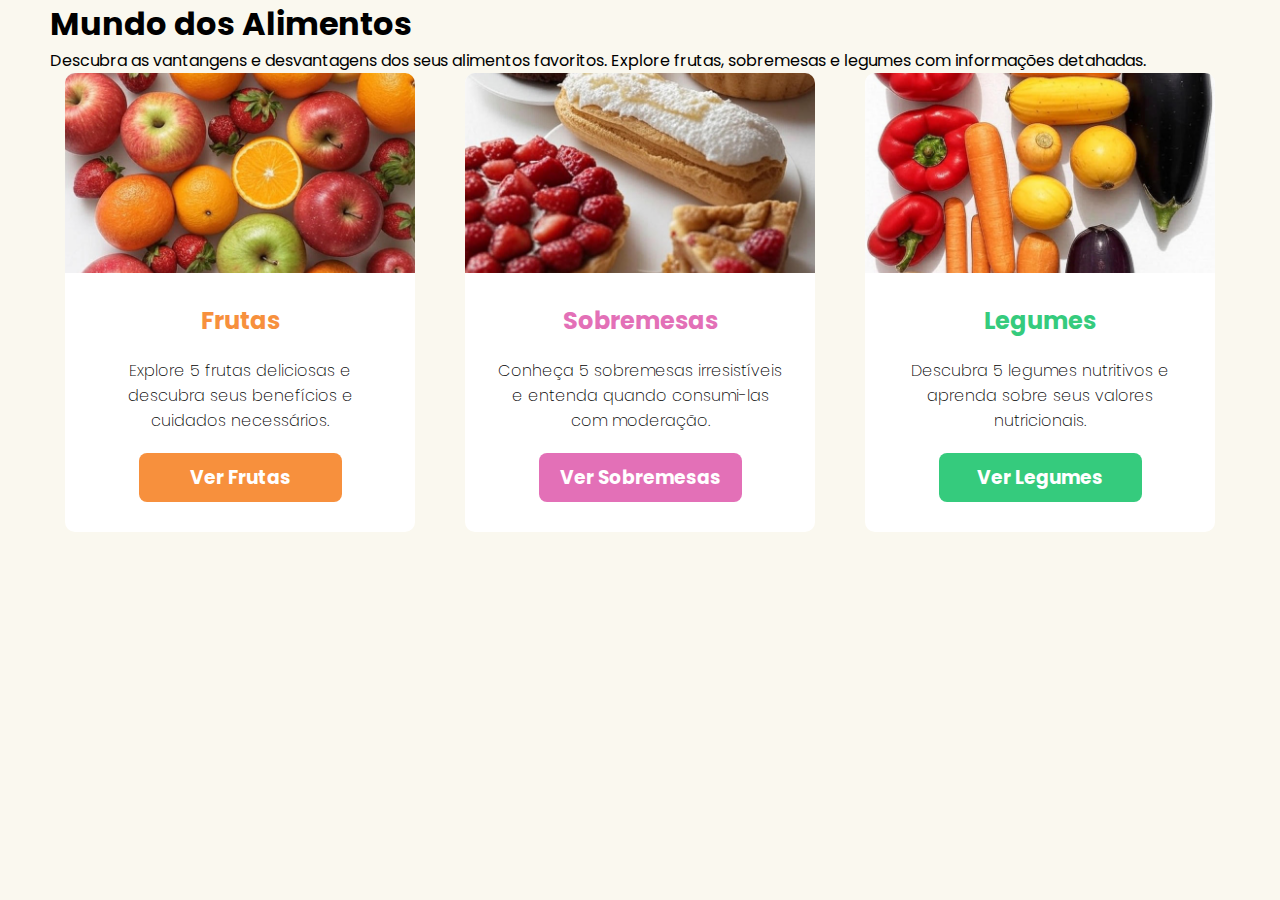
<file: index.html>
<!DOCTYPE html>
<html lang="pt-br">

<head>
    <meta charset="UTF-8">
    <meta name="viewport" content="width=device-width, initial-scale=1.0">
    <title>Frutas | Sobremesas | Legumes</title>

    <link rel="stylesheet" href="styles/resets.css">
    <link rel="stylesheet" href="styles/indexCss/main.css">
</head>

<body>
    <main class="conteiner">
        <h1 class="title">
            Mundo dos Alimentos
        </h1>
        <p class="description">
            Descubra as vantangens e desvantagens dos seus alimentos favoritos. Explore frutas, sobremesas e legumes com
            informações detahadas.
        </p>

        <section class="conteinerCards">
            <div class="card1 card">
                <div class="conteinerImg">
                    <img src="public/imgFruta.jpg" alt="imagem de frutas" class="imgCard">
                </div>
                <div class="conteinerTextoCard">
                    <h2 class="titleCard">
                        Frutas
                    </h2>
                    <p class="descripitionCard">
                        Explore 5 frutas deliciosas e descubra seus benefícios e cuidados necessários.
                    </p>
                    <a href="frutas.html" class="link">
                        <div class="buttonCard">
                            <h3>Ver Frutas</h3>
                        </div>
                    </a>
                </div>
            </div>
            <div class="card2 card">
                <div class="conteinerImg">
                    <img src="public/imgSobremesa.jpg" alt="imagem de uma sobremesa" class="imgCard">
                </div>
                <div class="conteinerTextoCard">
                    <h2 class="titleCard">
                        Sobremesas
                    </h2>
                    <p class="descripitionCard">
                        Conheça 5 sobremesas irresistíveis e entenda quando consumi-las com moderação.
                    </p>
                    <div class="buttonCard">
                        <h3>Ver Sobremesas</h3>
                    </div>
                </div>
            </div>
            <div class="card3 card">
                <div class="conteinerImg">
                    <img src="public/imgLegumes.jpg" alt="imagem de legumes" class="imgCard">
                </div>
                <div class="conteinerTextoCard">
                    <h2 class="titleCard">
                        Legumes
                    </h2>
                    <p class="descripitionCard">
                        Descubra 5 legumes nutritivos e aprenda sobre seus valores nutricionais.
                    </p>
                    <div class="buttonCard">
                        <h3>Ver Legumes</h3>
                    </div>
                </div>
            </div>
        </section>

    </main>
</body>

</html>
</file>
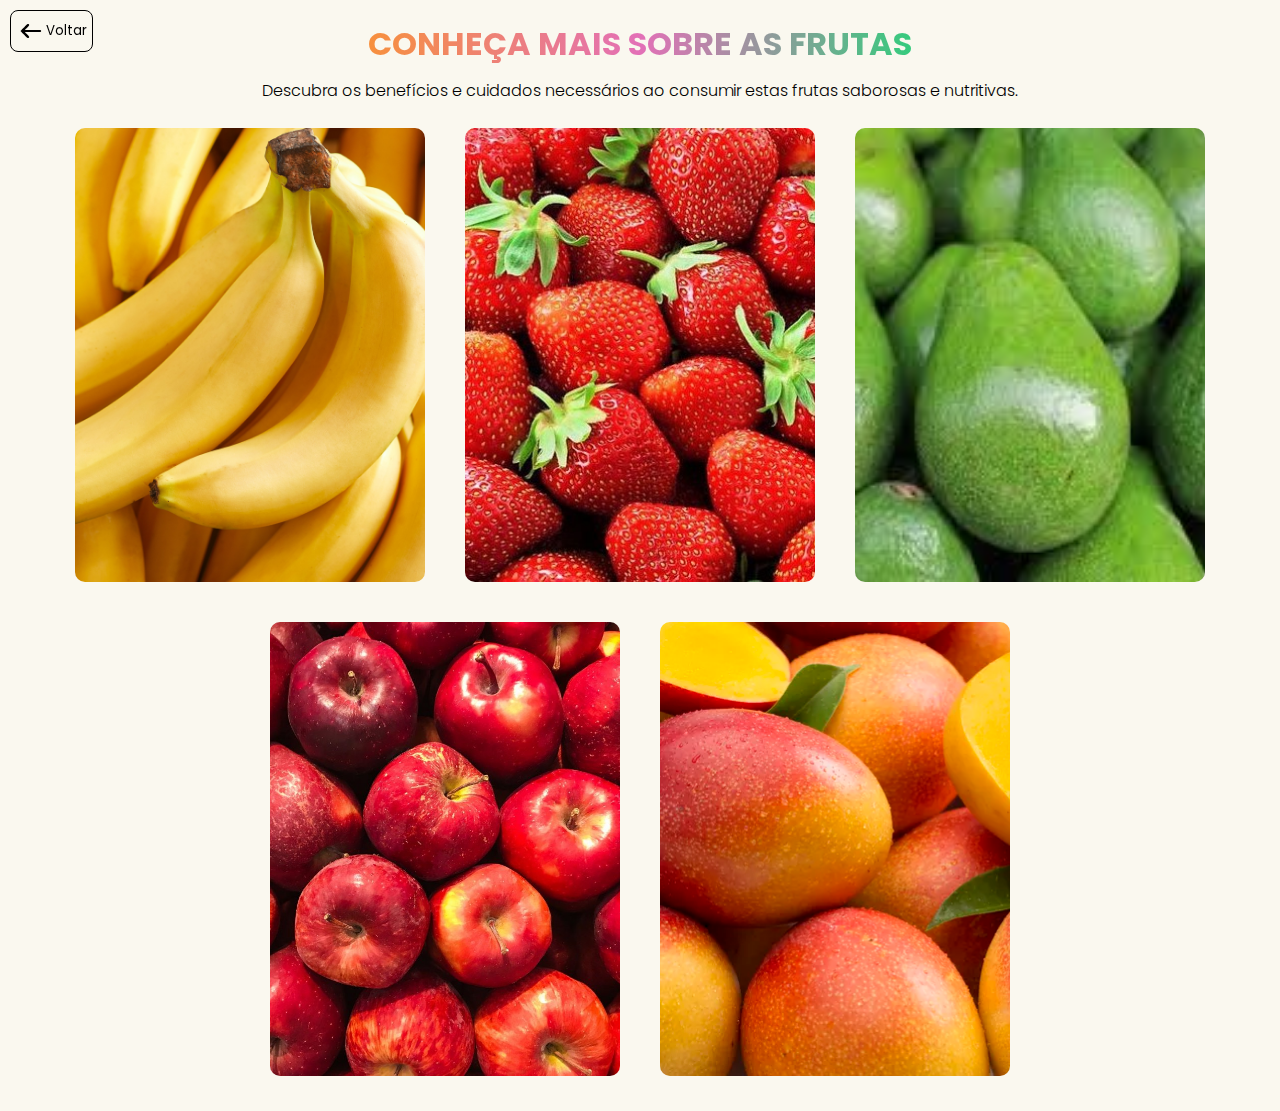
<file: frutas.html>
<!DOCTYPE html>
<html lang="pt-br">

<head>
    <meta charset="UTF-8">
    <meta name="viewport" content="width=device-width, initial-scale=1.0">
    <title>frutas</title>

    <link rel="stylesheet" href="styles/resets.css">
    <link rel="stylesheet" href="styles/botaoVoltar.css">
    <link rel="stylesheet" href="styles/TituloPages.css">

    <link rel="stylesheet" href="styles/frutasCss/main.css">
    <link rel="stylesheet" href="styles/frutasCss/atribuições.css">

</head>

<body>
    <button class="botaoVoltar">
        <a href="index.html" class="linkVoltar">
            <img src="public/icones/iconeVoltar.png" class="iconeVoltar">
            <span>Voltar</span>
        </a>
    </button>
    <main class="conteiner">
        <h1 class="title">CONHEÇA MAIS SOBRE AS FRUTAS</h1>
        <span class="descricao">
            Descubra os benefícios e cuidados necessários ao consumir estas frutas saborosas e nutritivas.
        </span>

        <section class="conteinerCards">

            <!--! card banana -->
            <div class="cardContainer cardConteiner1">
                <div class="flipCard" onclick="this.classList.toggle('flip')">
                    <div class="flipCardInner">
                        <div class="frontSide">
                            <div class="conteinerConteudoFrontSide">
                                <h2>Clique Aqui</h2>
                            </div>
                        </div>
                        <div class="backSide">
                            <img src="public/icones/iconeBanana.png" alt="" class="icone iconeBanana">
                            <h2 class="titleBackSide">
                                Banana
                            </h2>
                            <div class="conteinerConteudoBackside">
                                <ul class="listaVantagens">
                                    <li class="topicos">
                                        <p>Rica em potássio, essencial para saúde muscular e equilíbrio de fluidos.</p>
                                    </li>
                                    <li class="topicos">
                                        <p>Fornece energia rápida devido aos carboidratos naturais, ideal para
                                            pré-treino.</p>
                                    </li>
                                    <li class="topicos">
                                        <p>
                                            Contém triptofano, que pode melhorar o humor ao auxiliar na produção de
                                            serotonina.
                                        </p>
                                    </li>
                                    <li class="topicos">
                                        <p>Fácil de descascar e consumir em qualquer lugar.</p>
                                    </li>
                                    <li class="topicos">
                                        <p>Acessível e disponível durante todo o ano.</p>
                                    </li>
                                </ul>
                            </div>
                        </div>
                    </div>
                </div>
            </div>

            <!--! card morango -->
            <div class="cardContainer cardConteiner2">
                <div class="flipCard" onclick="this.classList.toggle('flip')">
                    <div class="flipCardInner">
                        <div class="frontSide">
                            <div class="conteinerConteudoFrontSide">
                                <h2>Clique Aqui</h2>
                            </div>
                        </div>
                        <div class="backSide">
                            <img src="public/icones/iconeMorango.png" alt="" class="icone iconeBanana">
                            <h2 class="titleBackSide">
                                Morango
                            </h2>
                            <div class="conteinerConteudoBackside">
                                <ul class="listaVantagens">
                                    <li class="topicos">
                                        <p>Vitamina C fortalece imunidade.</p>
                                    </li>
                                    <li class="topicos">
                                        <p>Antioxidantes combatem inflamações.</p>
                                    </li>
                                    <li class="topicos">
                                        <p>Baixo em calorias, ideal para lanches.</p>
                                    </li>
                                    <li class="topicos">
                                        <p>Versátil em pratos doces.</p>
                                    </li>
                                    <li class="topicos">
                                        <p>Melhora saúde da pele.</p>
                                    </li>
                                </ul>
                            </div>
                        </div>
                    </div>
                </div>
            </div>

            <!-- ! card abacate -->
            <div class="cardContainer cardConteiner3">
                <div class="flipCard" onclick="this.classList.toggle('flip')">
                    <div class="flipCardInner">
                        <div class="frontSide">
                            <div class="conteinerConteudoFrontSide">
                                <h2>Clique Aqui</h2>
                            </div>
                        </div>
                        <div class="backSide">
                            <img src="public/icones/iconeAbacate.png" alt="" class="icone iconeBanana">
                            <h2 class="titleBackSide">
                                Abacate
                            </h2>
                            <div class="conteinerConteudoBackside">
                                <ul class="listaVantagens">
                                    <li class="topicos">
                                        <p>Gorduras saudáveis beneficiam o coração.</p>
                                    </li>
                                    <li class="topicos">
                                        <p>Fibras ajudam o intestino.</p>
                                    </li>
                                    <li class="topicos">
                                        <p>Vitaminas E e K para pele e sangue.</p>
                                    </li>
                                    <li class="topicos">
                                        <p>Versátil em pratos doces e salgados.</p>
                                    </li>
                                    <li class="topicos">
                                        <p>Promove saciedade.</p>
                                    </li>
                                </ul>
                            </div>
                        </div>
                    </div>
                </div>
            </div>

            <!--! card maçã -->
            <div class="cardContainer cardConteiner4">
                <div class="flipCard" onclick="this.classList.toggle('flip')">
                    <div class="flipCardInner">
                        <div class="frontSide">
                            <div class="conteinerConteudoFrontSide">
                                <h2>Clique Aqui</h2>
                            </div>
                        </div>
                        <div class="backSide">
                            <img src="public/icones/iconeMaca.png" alt="" class="icone iconeBanana">
                            <h2 class="titleBackSide">
                                Maçã
                            </h2>
                            <div class="conteinerConteudoBackside">
                                <ul class="listaVantagens">
                                    <li class="topicos">
                                        <p>Rica em fibras, ajuda na digestão.</p>
                                    </li>
                                    <li class="topicos">
                                        <p>Antioxidantes reduzem risco cardíaco.</p>
                                    </li>
                                    <li class="topicos">
                                        <p>Baixa em calorias, ideal para dietas.</p>
                                    </li>
                                    <li class="topicos">
                                        <p>Versátil para receitas variadas.</p>
                                    </li>
                                    <li class="topicos">
                                        <p>Fácil de transportar e armazenar.</p>
                                    </li>
                                </ul>
                            </div>
                        </div>
                    </div>
                </div>
            </div>

            <!-- ! card manga -->
            <div class="cardContainer cardConteiner5">
                <div class="flipCard" onclick="this.classList.toggle('flip')">
                    <div class="flipCardInner">
                        <div class="frontSide">
                            <div class="conteinerConteudoFrontSide">
                                <h2>Clique Aqui</h2>
                            </div>
                        </div>
                        <div class="backSide">
                            <img src="public/icones/iconeManga.png" alt="" class="icone iconeBanana">
                            <h2 class="titleBackSide">
                                Manga
                            </h2>
                            <div class="conteinerConteudoBackside">
                                <ul class="listaVantagens">
                                    <li class="topicos">
                                        <p>Vitaminas A e C para olhos e imunidade.</p>
                                    </li>
                                    <li class="topicos">
                                        <p>Enzimas auxiliam digestão.</p>
                                    </li>
                                    <li class="topicos">
                                        <p>Sabor doce e suculento. </p>
                                    </li>
                                    <li class="topicos">
                                        <p>Versátil em sucos e saladas.</p>
                                    </li>
                                    <li class="topicos">
                                        <p>Antioxidantes combatem estresse oxidativo.</p>
                                    </li>
                                </ul>
                            </div>
                        </div>
                    </div>
                </div>
            </div>

        </section>
    </main>
</body>
<script src="src/frutas.js"></script>

</html>
</file>
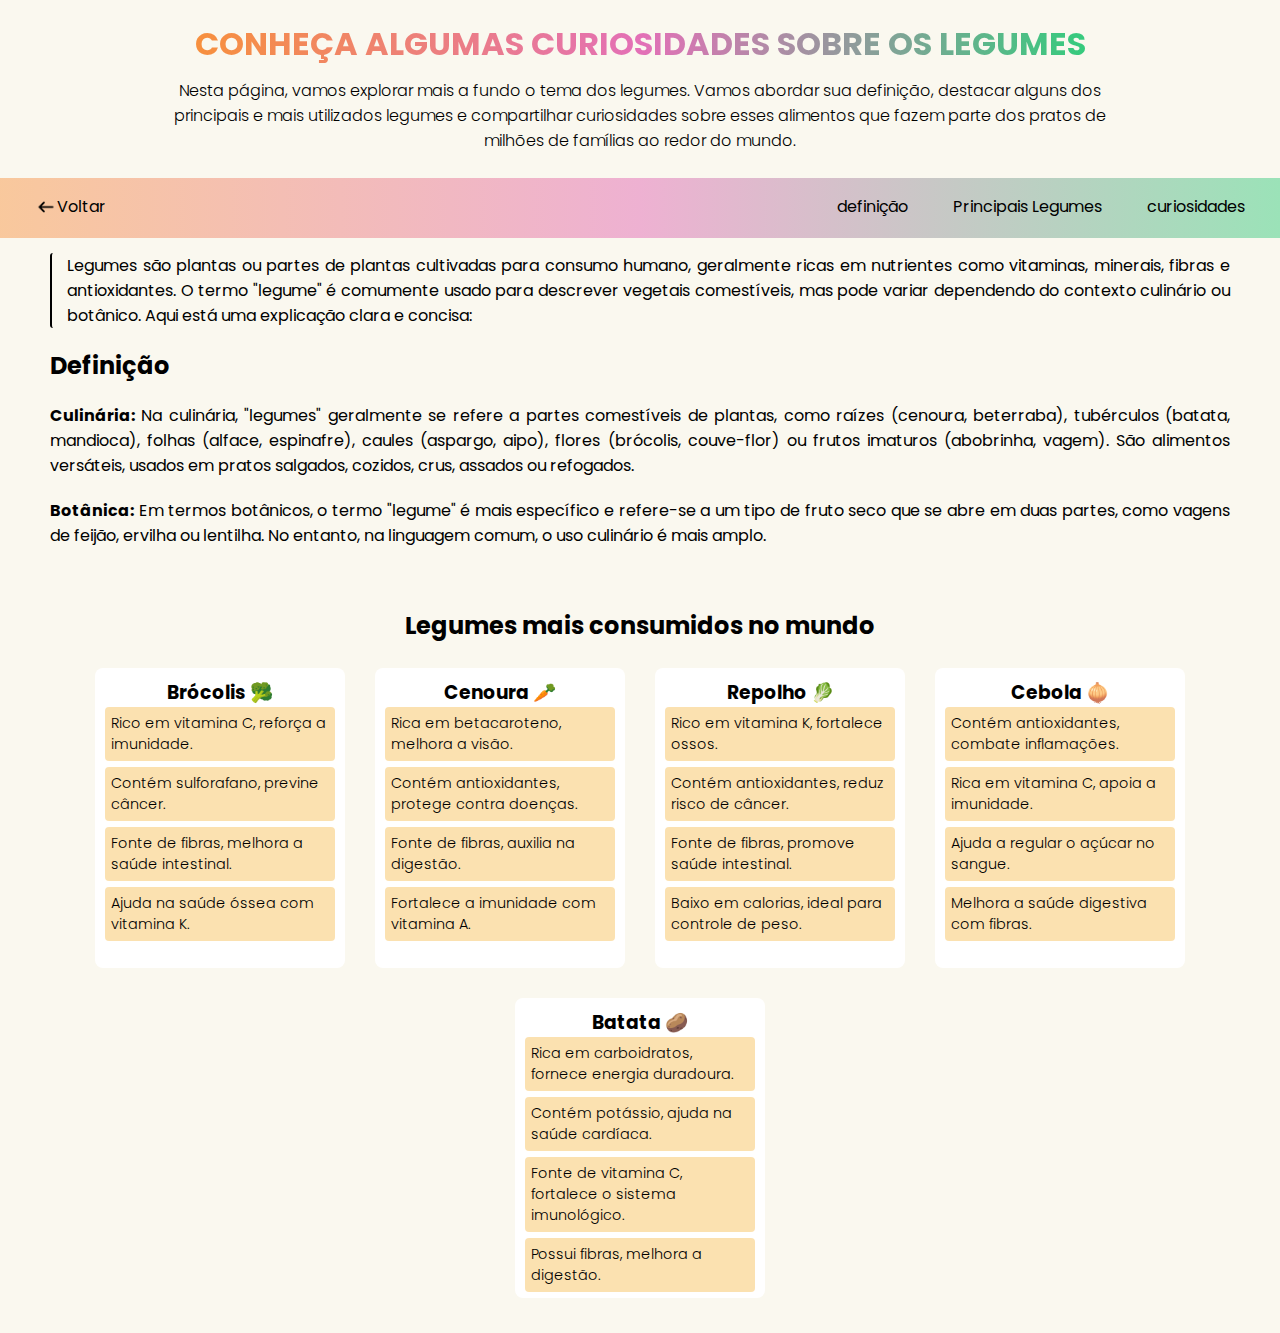
<file: legume.html>
<!DOCTYPE html>
<html lang="pt-br">

<head>
    <meta charset="UTF-8">
    <meta name="viewport" content="width=device-width, initial-scale=1.0">
    <title>legumes</title>

    <link rel="stylesheet" href="styles/botaoVoltar.css">
    <link rel="stylesheet" href="styles/resets.css">
    <link rel="stylesheet" href="styles/TituloPages.css">

    <link rel="stylesheet" href="styles/legumeCss/navbar.css">
    <link rel="stylesheet" href="styles/legumeCss/main.css">
</head>

<body>
    <!-- ? o conteiner total -->
    <main class="conteiner">
        <h1 class="title">
            CONHEÇA ALGUMAS CURIOSIDADES SOBRE OS LEGUMES
        </h1>
        <span class="descricao">
            Nesta página, vamos explorar mais a fundo o tema dos legumes. Vamos abordar sua definição, destacar alguns
            dos principais e mais utilizados legumes e compartilhar curiosidades sobre esses alimentos que fazem parte
            dos pratos de milhões de famílias ao redor do mundo.
        </span>
        <nav class="navbar">
            <ul class="conteinerNavbar">
                <li class="itensNavbar">
                    <a href="index.html" class="linkNavbar">
                        <span>
                            <p>
                                <img src="public/icones/iconeVoltar.png" class="iconeVoltar">
                                Voltar
                            </p>
                        </span>
                    </a>
                </li>
                <li class="itensNavbar">
                    <a href="#definicao" class="linkMenu"><span>definição</span></a>
                </li>
                <li class="itensNavbar">
                    <a href="#principaisLegumes" class="linkNavbar"><span>Principais Legumes</span></a>
                </li>
                <li class="itensNavbar">
                    <a href="#curiosidades" class="linkNavbar"><span>curiosidades</span></a>
                </li>
            </ul>
        </nav>
        <section class="definicao" id="definicao">
            <p class="introducaoDefinicao">
                Legumes são plantas ou partes de plantas cultivadas para consumo humano, geralmente ricas em nutrientes
                como
                vitaminas, minerais, fibras e antioxidantes. O termo "legume" é comumente usado para descrever vegetais
                comestíveis, mas pode variar dependendo do contexto culinário ou botânico. Aqui está uma explicação
                clara e
                concisa:
            </p>
            <h2 class="titleDefinicao">
                Definição
            </h2>

            <p>
                <strong>Culinária:</strong> Na culinária, "legumes" geralmente se refere a partes comestíveis de
                plantas, como raízes (cenoura, beterraba), tubérculos (batata, mandioca), folhas (alface, espinafre),
                caules (aspargo, aipo),
                flores (brócolis, couve-flor) ou frutos imaturos (abobrinha, vagem). São alimentos versáteis, usados em
                pratos salgados, cozidos, crus, assados ou refogados.
            </p>
            <p>
                <strong>Botânica:</strong> Em termos botânicos, o termo "legume" é mais específico e refere-se a um tipo
                de fruto seco que se
                abre em duas partes, como vagens de feijão, ervilha ou lentilha. No entanto, na linguagem comum, o uso
                culinário é mais amplo.
            </p>
        </section>
        <section class="principaisLegumes" id="principaisLegumes">
            <h2 class="titlePrincipaisLegumes">
                Legumes mais consumidos no mundo
            </h2>
            <div class="conteinerCards">
                <div class="card card1">
                    <h3 class="titleCard">Brócolis 🥦</h3>
                    <ul class="beneficios">
                        <li>
                            <span>Rico em vitamina C, reforça a imunidade.</span>
                        </li>
                        <li>
                            <span>Contém sulforafano, previne câncer.</span>
                        </li>
                        <li>
                            <span>Fonte de fibras, melhora a saúde intestinal.</span>
                        </li>
                        <li>
                            <span>Ajuda na saúde óssea com vitamina K.</span>
                        </li>
                    </ul>

                </div>
                <div class="card card2">
                    <h3 class="titleCard">Cenoura 🥕</h3>
                    <ul class="beneficios">
                        <li>
                            <span>Rica em betacaroteno, melhora a visão.</span>
                        </li>
                        <li>
                            <span>Contém antioxidantes, protege contra doenças.</span>
                        </li>
                        <li>
                            <span>Fonte de fibras, auxilia na digestão.</span>
                        </li>
                        <li>
                            <span>Fortalece a imunidade com vitamina A.</span>
                        </li>
                    </ul>

                </div>
                <div class="card card3">
                    <h3 class="titleCard">Repolho 🥬</h3>
                    <ul class="beneficios">
                        <li>
                            <span>Rico em vitamina K, fortalece ossos.</span>
                        </li>
                        <li>
                            <span>Contém antioxidantes, reduz risco de câncer.</span>
                        </li>
                        <li>
                            <span>Fonte de fibras, promove saúde intestinal.</span>
                        </li>
                        <li>
                            <span>Baixo em calorias, ideal para controle de peso.</span>
                        </li>
                    </ul>

                </div>
                <div class="card card4">
                    <h3 class="titleCard">Cebola 🧅</h3>
                    <ul class="beneficios">
                        <li>
                            <span>Contém antioxidantes, combate inflamações.</span>
                        </li>
                        <li>
                            <span>Rica em vitamina C, apoia a imunidade.</span>
                        </li>
                        <li>
                            <span>Ajuda a regular o açúcar no sangue.</span>
                        </li>
                        <li>
                            <span>Melhora a saúde digestiva com fibras.</span>
                        </li>
                    </ul>

                </div>
                <div class="card card5">
                    <h3 class="titleCard">Batata 🥔</h3>
                    <ul class="beneficios">
                        <li>
                            <span>Rica em carboidratos, fornece energia duradoura.</span>
                        </li>
                        <li>
                            <span>Contém potássio, ajuda na saúde cardíaca.</span>
                        </li>
                        <li>
                            <span>Fonte de vitamina C, fortalece o sistema imunológico.</span>
                        </li>
                        <li>
                            <span>Possui fibras, melhora a digestão.</span>
                        </li>
                    </ul>
                </div>
            </div>
        </section>
        <section class="curiosidades" id="curiosidades">

        </section>
    </main>

</body>

</html>
</file>
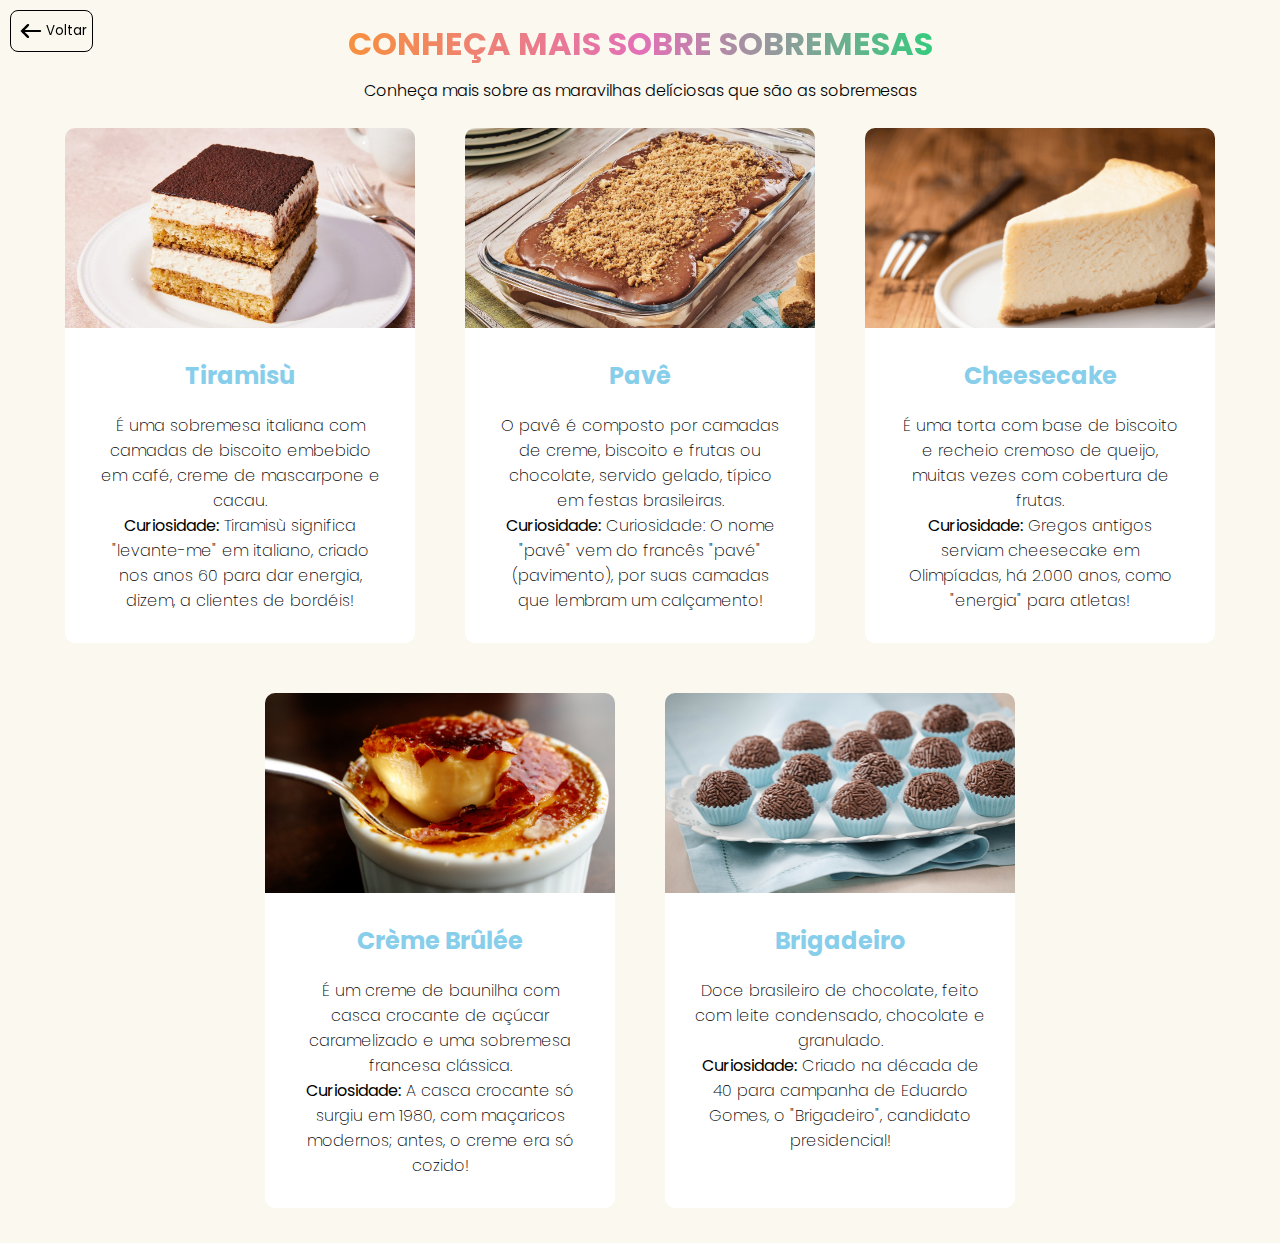
<file: sobremesa.html>
<!DOCTYPE html>
<html lang="pt-br">

<head>
    <meta charset="UTF-8">
    <meta name="viewport" content="width=device-width, initial-scale=1.0">
    <title>Sobremesas</title>

    <!-- ? links globais -->
    <link rel="stylesheet" href="styles/resets.css">
    <link rel="stylesheet" href="styles/botaoVoltar.css">
    <link rel="stylesheet" href="styles/TituloPages.css">

    <!-- ? links da própria pagina -->
    <link rel="stylesheet" href="styles/sobremesaCss/main.css">
</head>

<body>
    <!-- ? um botão para voltar para home -->
    <button class="botaoVoltar">
        <a href="index.html" class="linkVoltar">
            <img src="public/icones/iconeVoltar.png" class="iconeVoltar">
            <span>Voltar</span>
        </a>
    </button>
    <!-- ? o conteiner onde vai ter tudo -->
    <main class="conteiner">
        <h1 class="title">
            CONHEÇA MAIS SOBRE SOBREMESAS
        </h1>
        <span class="descricao">
            Conheça mais sobre as maravilhas delíciosas que são as sobremesas
        </span>

        <!-- ! todos os cards seguem um modelo padrão que é muito paracido com os cards da pagina principal -->
        <!-- ? a section onde contem todos os cards -->
        <section class="conteinerCards">

            <!-- ? a div que realmente é o card -->
            <!-- ! card tiramisu -->
            <div class="card1 card">
                <!-- ? a div que contem tudo do card -->
                <div class="conteudoCard">
                    <!-- ? uma div para imagem -->
                    <div class="conteinerImg">
                        <img src="public/imgTiramisu.webp" alt="imagem de frutas" class="imgCard">
                    </div>
                    <!-- ? uma div para o conteudo do card -->
                    <div class="conteinerTextoCard">
                        <h2 class="titleCard">
                            Tiramisù
                        </h2>
                        <p class="descripitionCard">
                            É uma sobremesa italiana com camadas de biscoito embebido em café, creme de mascarpone e
                            cacau.
                            <br>
                            <strong>Curiosidade:</strong> Tiramisù significa "levante-me" em italiano, criado nos anos
                            60 para dar energia,
                            dizem, a clientes de bordéis!
                        </p>
                    </div>
                </div>
            </div>

            <!-- !card pave -->
            <div class="card1 card">
                <div class="conteudoCard">
                    <div class="conteinerImg">
                        <img src="public/imgPave.avif" alt="imagem de frutas" class="imgCard">
                    </div>
                    <div class="conteinerTextoCard">
                        <h2 class="titleCard">
                            Pavê
                        </h2>
                        <p class="descripitionCard">
                            O pavê é composto por camadas de creme, biscoito e frutas ou chocolate, servido gelado,
                            típico em festas brasileiras.
                            <br>
                            <strong>Curiosidade:</strong>
                            Curiosidade: O nome "pavê" vem do francês "pavé" (pavimento), por suas camadas que lembram
                            um calçamento!
                        </p>
                    </div>
                </div>
            </div>
            <!-- ! card Cheesecake -->
            <div class="card1 card">
                <div class="conteudoCard">
                    <div class="conteinerImg">
                        <img src="public/imgCheesecake.png" alt="imagem de frutas" class="imgCard">
                    </div>
                    <div class="conteinerTextoCard">
                        <h2 class="titleCard">
                            Cheesecake
                        </h2>
                        <p class="descripitionCard">
                            É uma torta com base de biscoito e recheio cremoso de queijo, muitas vezes com cobertura de
                            frutas.
                            <br>
                            <strong>Curiosidade:</strong>
                            Gregos antigos serviam cheesecake em Olimpíadas, há 2.000
                            anos, como "energia" para atletas!
                        </p>
                    </div>
                </div>
            </div>

            <!-- ! card Crème Brûlée -->
            <div class="card1 card">
                <div class="conteudoCard">
                    <div class="conteinerImg">
                        <img src="public/imgCremebrulee.jpg" alt="imagem de frutas" class="imgCard">
                    </div>
                    <div class="conteinerTextoCard">
                        <h2 class="titleCard">
                            Crème Brûlée
                        </h2>
                        <p class="descripitionCard">
                            É um creme de baunilha com casca crocante de açúcar caramelizado e uma sobremesa francesa
                            clássica.
                            <br>
                            <strong>Curiosidade:</strong> A casca crocante só surgiu em 1980, com maçaricos modernos;
                            antes, o creme era só cozido!
                        </p>
                    </div>
                </div>
            </div>
            <!-- ! card brigadeiro -->
            <div class="card1 card">
                <div class="conteudoCard">
                    <div class="conteinerImg">
                        <img src="public/imgBrigadeiro.jpg" alt="imagem de frutas" class="imgCard">
                    </div>
                    <div class="conteinerTextoCard">
                        <h2 class="titleCard">
                            Brigadeiro
                        </h2>
                        <p class="descripitionCard">
                            Doce brasileiro de chocolate, feito com leite condensado, chocolate e granulado.
                            <br>
                            <strong>Curiosidade:</strong> Criado na década de 40 para campanha de Eduardo Gomes, o
                            "Brigadeiro", candidato presidencial!
                        </p>
                    </div>
                </div>
            </div>

        </section>
    </main>
</body>

</html>
</file>
<file: styles/indexCss/main.css>
body {
    background: #faf8ef;
}

main.conteiner {
    display: flex;
    flex-direction: column;
}
section.conteinerCards {
    display: flex;
    flex-wrap: wrap;
    justify-content: center;
    gap: 50px;
}

section.conteinerCards div.card {
    overflow: hidden;
    display: flex;
    flex-direction: column;
    width: 350px;
    background: #fff;
    border-radius: 10px;
    transition: all .7s ease-in-out;
}
section.conteinerCards div.card1:hover{
    transform: translateY(-10px);
    box-shadow: -18px 10px 11px 0px rgba(247,144,61,0.27);
}
section.conteinerCards div.card2:hover{
    transform: translateY(-10px);
    box-shadow: -18px 10px 11px 0px rgba(227,112,183,0.27);
}
section.conteinerCards div.card3:hover{
    transform: translateY(-10px);
    box-shadow: -18px 10px 11px 0px rgba(53,203,125,0.27);
}

section.conteinerCards div.conteinerImg {
    position: relative;
    top: 0;
    left: 0;
    width: 350px;
    height: 200px;
    transition: 1s;
    overflow: hidden;
}

img.imgCard {
    width: 100%;
    height: 100%;
    object-fit: cover;
    transition: all .7s ease-in-out;
}

div.card:hover img.imgCard {
    transform: scale(1.1);
    filter: blur(1px);
}

section.conteinerCards div.conteinerTextoCard {
    margin: 30px;
    text-align: center;
}

div.card1 h2.titleCard {
    color: var(--color-card1);
}

div.card2 h2.titleCard {
    color: var(--color-card2);
}

div.card3 h2.titleCard {
    color: var(--color-card3);
}

div.conteinerTextoCard p.descripitionCard {
    font-weight: 200;
    margin-block: 20px;
}

div.card1 div.buttonCard {
    background: var(--color-card1);
}

div.card2 div.buttonCard {
    background: var(--color-card2);
}

div.card3 div.buttonCard {
    background: var(--color-card3);
}
a.link{
    text-decoration: none;
}
div.buttonCard {
    margin-inline: auto;
    color: white;
    transition: all .5s ease-in-out;
    text-align: center;
    padding: 10px;
    border-radius: 8px;
    width: 70%;
    cursor: pointer;
}

div.buttonCard:hover {
    opacity: 70%;
}
</file>
<file: styles/botaoVoltar.css>
/* ? define algumas configurações do botão de voltar */
button.botaoVoltar {
    display: flex;
    justify-content: center;
    align-items: center;

    position: fixed;
    top: 10px;
    left: 10px;
    z-index: 999;

    background: transparent;
    backdrop-filter: blur(8px);
    border: 1px solid black;
    border-radius: 8px;

    transition: all .5s ease-in-out;
}

button.botaoVoltar a {
    display: flex;
    justify-content: center;
    align-items: center;

    /* border: 1px solid tomato; */

    padding: 5px 5px;

    text-decoration: none;
    color: #000;
}

button.botaoVoltar img {
    /* border: 1px solid tomato; */
    width: 30px;

    transition: all .5s ease-in-out;

}

button.botaoVoltar:hover {
    transform: translateY(-3px);
    box-shadow: -5px 5px 5px 0px rgba(0, 0, 0, 0.48);
}
</file>
<file: styles/TituloPages.css>
/* ?  esse arquivo configura todos os textos introdutorios de todas as paginas */
h1.title {
    margin: 20px auto 10px;

    width: fit-content;

    background: linear-gradient(to right, var(--color-card1), var(--color-card2), var(--color-card3));
    -webkit-text-fill-color: transparent;
    background-clip: text;
    text-align: center;

    /* border: 1px solid tomato; */
}

span.descricao {
    display: block;

    width: 80%;
    margin: 0 auto 25px;

    font-weight: 300;
    text-align: center;
}
</file>
<file: styles/frutasCss/main.css>
/* ? define um cursor personalizado de uma fruta */
body {
    cursor: url(../../public/cursores/cursorFrutas.png), auto;
}

/* ? define que o conteiner de cards vai ter um flex warp, um gap e o conteudo vai ser centralizado */
section.conteinerCards {
    display: flex;
    justify-content: center;
    flex-wrap: wrap;
    gap: 40px;
}

/*? selecionar o conteiner do card em si */
div.cardContainer {
    /*  adiciona um efeito 3d no card */
    perspective: 1000px;

    border-radius: 10px;
}

/*? peda dentro do conteiner do card a parte onde realmente é o card */
div.cardContainer div.flipCard {
    /* é definido como relativo para que o conteudo seja definido como absolto */
    position: relative;

    width: 350px;
    height: 454px;

    /* cursor: pointer; */
}

/*? seleciona dentro do card a div em que esta as faces do card e serve para definir a área onde as faces vão ficar*/
div.flipCard div.flipCardInner {
    position: absolute;

    width: 100%;
    height: 100%;

    transition: all 1s ease-in-out;
    transform-style: preserve-3d;
}


/* ? define algumas configurações padrão para a frente e o verso */
div.frontSide,
div.backSide {
    position: absolute;

    border-radius: 10px;

    backface-visibility: hidden;
}

/* ? define o fundo e suas propriedades de cada card */
div.cardConteiner1 div.frontSide {
    background: url(../../public/imgBanana.jpeg);
    background-size: cover;
    background-repeat: no-repeat;
}

div.cardConteiner2 div.frontSide {
    background: url(../../public/imgMorango.jpg);
    background-size: cover;
    background-repeat: no-repeat;
}

div.cardConteiner3 div.frontSide {
    background: url(../../public/imgAbacate.jpg);
    background-size: cover;
    background-repeat: no-repeat;
    /* animation: backgroundAnimation 6s infinite ease-in-out; */

}

div.cardConteiner4 div.frontSide {
    background: url(../../public/imgMaca.jpg);
    background-size: cover;
    background-repeat: no-repeat;
}

div.cardConteiner5 div.frontSide {
    background: url(../../public/imgManga.webp);
    background-size: cover;
    background-repeat: no-repeat;
    /* animation: backgroundAnimation 6s infinite ease-in-out; */

}


/* ? define algumas outras coisas para a frente do card */
div.frontSide {
    /*propriedades de flex box */
    display: flex;
    justify-content: center;
    align-items: center;

    color: white;

    width: 100%;
    height: 100%;

    /* adiciona uma transição ao fundo */
    /* animation: backgroundAnimation 3s infinite ease-in-out; */
    transition: all 1s ease-in-out;
}

/* ? coloca efeito de hover que adiciona uma sombra e um deslocamento vertival */
div.frontSide:hover {
    transform: translateY(-10px);
    box-shadow: -18px 10px 11px 0px rgba(0, 0, 0, 0.27);
}

div.conteinerConteudoFrontSide {
    position: absolute;
}

/* ? define a propriedade do texto que aparece no hover */
div.frontSide h2 {
    opacity: 0;
    transition: all .7s ease-in-out;
}

div.frontSide:hover h2 {
    opacity: 100%;
}

/* ? define as configurações do verso */
div.backSide {
    display: flex;
    flex-direction: column;

    background: #fff;
    box-shadow: -18px 10px 11px 0px rgba(0, 0, 0, 0.27);

    width: 100%;
    height: 100%;
    padding: 20px;

    transform: rotateY(180deg);

}

/* ? formata os icones do verso */
div.backSide img.icone {
    width: 60px;
    margin-inline: auto;
}

div.backSide h2.titleBackSide {
    margin-inline: auto;
}

/* ! parte da lista */

div.conteinerConteudoBackside ul.listaVantagens {
    display: flex;
    flex-direction: column;
    row-gap: 10px;

    list-style: none;
}

ul.listaVantagens li.topicos {
    background: rgba(247, 183, 63, 0.872);
    border-radius: 6px;

    color: #000;
    font-weight: 700;
    font-size: 12px;

    padding: 8px;

    transform: rotateY(0);
}

/* ! parte de animação */

/* ? define uma animação para o fundo do card, apenas mudando a posição do fundo com uma transição suave */
@keyframes backgroundAnimation {
    0% {
        background-position: left;
    }

    50% {
        background-position: right;
    }

    100% {
        background-position: left;
    }
}
</file>
<file: styles/frutasCss/atribuições.css>
/* !esse arquivo serve apenas para decidir como a classe "flip" vai funcionar */
/* ? faz com que a área das faces gire quando o card ganha a classe de flip */
div.flipCard.flip div.flipCardInner {
    transform: rotateY(180deg);
}
</file>
<file: styles/legumeCss/navbar.css>
nav.navbar {
    background: linear-gradient(to right, #f7913d76, #e370b785, #35cb7d7b);
    position: absolute;
    left: 0;
    right: 0;
    padding: 0 30px;
    height: 60px;
}

nav.navbar ul.conteinerNavbar {
    width: 100%;
    list-style: none;
    display: flex;
    gap: 35px;
    height: 60px;
    justify-content: end;
}

ul.conteinerNavbar li.itensNavbar {
    /* border: 1px solid tomato; */
    display: flex;
    justify-content: center;
    align-items: center;
    padding: 5px;
    transition: all .6s ease-in-out;
    /* position: relative; */
}

ul.conteinerNavbar li.itensNavbar a {
    text-decoration: none;
    color: black;
}

li.itensNavbar span {
    display: block
}


li.itensNavbar span::after {
    content: '';
    display: block;
    background: black;
    height: 3px;
    width: 0%;
    transform: translateY(3px);
    /* position: absolute; */
    transition: all .6s ease-in-out;
}

li.itensNavbar:hover {
    span::after {
        width: 100%;
    }

    transform: translateY(-3px);
}

li.itensNavbar:nth-child(1) {
    margin-right: auto;
}

li.itensNavbar:nth-child(1) p {
    display: flex;
    align-items: center;
    justify-content: center;
}

li.itensNavbar:nth-child(1) img {
    width: 22px;
}
</file>
<file: styles/legumeCss/main.css>
section.definicao {
    margin-top: calc(25px + 60px + 15px);
    display: flex;
    flex-direction: column;
    row-gap: 20px;
}

p {
    text-align: justify;
}

p.introducaoDefinicao {
    padding-left: 15px;
    border-left: 2px solid;
    border-radius: 3px;
}

section.principaisLegumes {
    margin-top: 60px;
}

section.principaisLegumes h2 {
    width: auto;
    margin: 0 auto 25px;
    text-align: center;
    /* border: 1px solid; */
}

div.conteinerCards {
    display: flex;
    justify-content: center;
    flex-wrap: wrap;
    gap: 30px;
}

div.conteinerCards div.card {
    height: 300px;
    width: 250px;
    background: white;
    border: 0 solid pink;
    border-radius: 8px;
    transition: all .5s ease-in-out;
    padding: 10px;

}

div.conteinerCards div.card:hover {
    transform: translateY(-10px);
    box-shadow: -11px 10px 5px 0px rgba(0, 0, 0, 0.16);
    border: 1px solid pink;
}

div.card h3.titleCard {
    width: auto;
    margin-inline: auto;
    text-align: center;
}
div.card ul.beneficios{
    list-style: none;
    font-weight: 300;
    font-size: .9rem;
    display: flex;
    flex-direction: column;
    row-gap: 6px;
}
ul.beneficios li{
    padding: 6px;
    background: rgba(248, 197, 103, 0.518);
    border-radius: 4px;
}
</file>
<file: styles/sobremesaCss/main.css>
main.conteiner {
    display: flex;
    flex-direction: column;
}

section.conteinerCards {
    display: flex;
    flex-wrap: wrap;
    justify-content: center;
    gap: 50px;
    transition: all 1.3s ease-in-out;

}

section.conteinerCards div.card {
    overflow: hidden;
    display: flex;
    flex-direction: column;
    width: 350px;
    background: #fff;
    border-radius: 10px;
    transition: all .7s ease-in-out;
}

div.card:hover {
    box-shadow: -18px 10px 11px 0px rgba(0, 0, 0, 0.27);
}

div.conteudoCard:hover div.conteinerImg {
    transform: translateY(-200px);
}

div.conteudoCard:hover div.conteinerTextoCard {
    transform: translateY(-100px);
}

h2.titleCard {
    color: #87CEEB;
}

section.conteinerCards div.conteinerImg {
    position: relative;
    top: 0;
    left: 0;
    width: 350px;
    height: 200px;
    transition: 1s;
    overflow: hidden;
}

img.imgCard {
    width: 100%;
    height: 100%;
    object-fit: cover;
    transition: all .7s ease-in-out;
}

section.conteinerCards div.conteinerTextoCard {
    margin: 30px;
    text-align: center;
    transition: all .7s ease-in-out;
}

div.conteinerTextoCard p.descripitionCard {
    font-weight: 200;
    margin-block: 20px;
}
</file>
<file: styles/resets.css>
/* ? importa uma fonte que vai servir para todas as paginas */
@import url('https://fonts.googleapis.com/css2?family=Poppins:ital,wght@0,100;0,200;0,300;0,400;0,500;0,600;0,700;0,800;0,900;1,100;1,200;1,300;1,400;1,500;1,600;1,700;1,800;1,900&display=swap');

/* ? determina configurações globais para os navegadores e a fonte */
* {
    margin: 0;
    padding: 0;
    box-sizing: border-box;
    font-family: "Poppins", sans-serif;
    font-style: normal;
}

/* ? cria variaveis css que serão utilizadas em todas as paginas como cores padrão */
:root {
    --color-card1: #f7903d;
    --color-card2: #e370b7;
    --color-card3: #35cb7d;
}

/* ? determina como todos os Body vão ser, com um padding, altura e cor */
body {
    background: #faf8ef;

    padding: 0 50px 35px 50px;
    min-height: 100vh;
}
</file>
